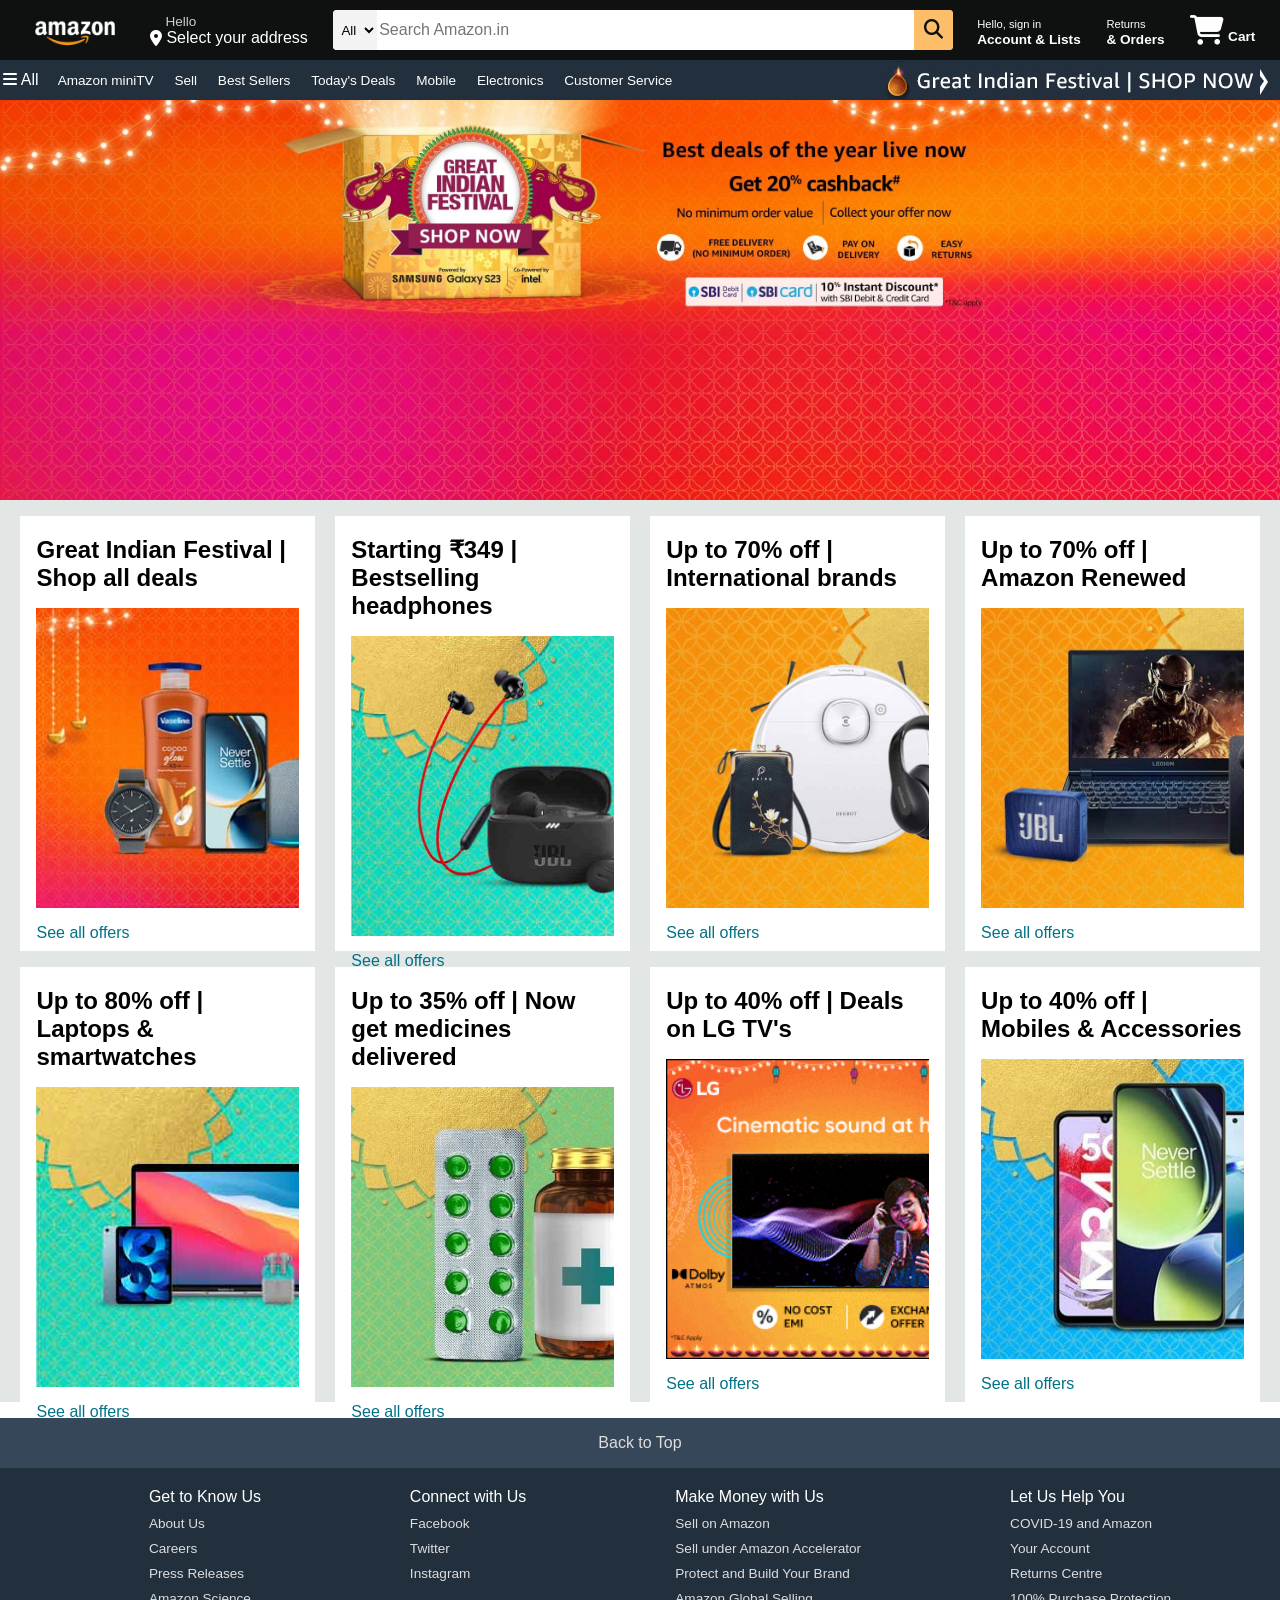
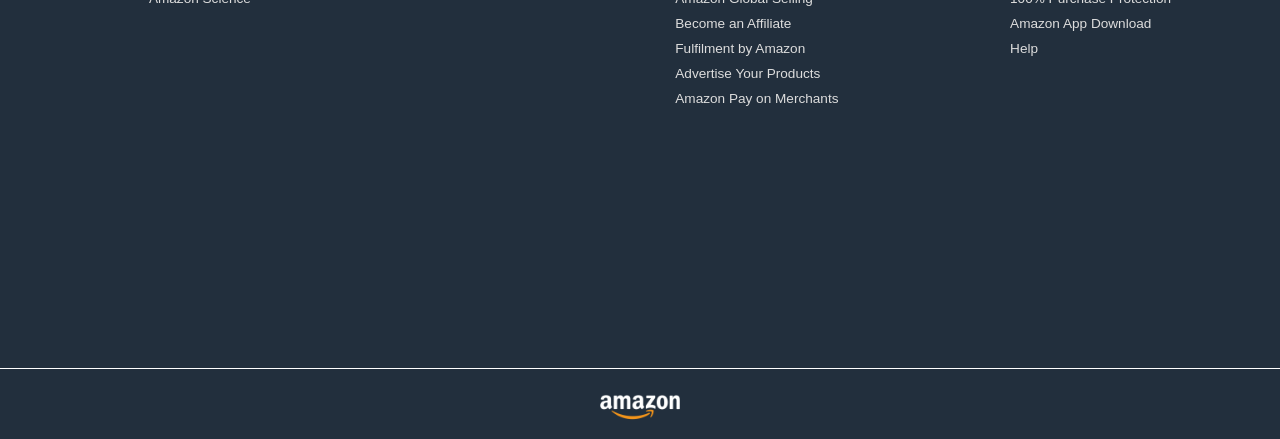
<file: CSS Projects/Amazon Clone/index.html>
<!DOCTYPE html>
<html lang="en">
<head>
    <meta charset="UTF-8">
    <meta name="viewport" content="width=device-width, initial-scale=1.0">
    <title>Amazon Dublicate</title>
    <link rel="icon" href="icon.jpeg">
    <link rel="stylesheet" href="style.css">
    <link rel="stylesheet" href="https://cdnjs.cloudflare.com/ajax/libs/font-awesome/6.4.2/css/all.min.css" integrity="sha512-z3gLpd7yknf1YoNbCzqRKc4qyor8gaKU1qmn+CShxbuBusANI9QpRohGBreCFkKxLhei6S9CQXFEbbKuqLg0DA==" crossorigin="anonymous" referrerpolicy="no-referrer">
</head>
<body>
    <header id="head">
        <div class="navbar">
            <div class="nav-logo border">
                <div class="logo"></div>
            </div>


            <div class="nav-address border">
                <p class="add-first">Hello</p>
                <div class="add-icon">
                    <i class="fa-solid fa-location-dot"></i>
                    <p class="add-second">Select your address</p>
                </div>
            </div>

            <div class="nav-search">
                <select class="search-select">
                    <option>All</option>
                </select>
                <input placeholder="Search Amazon.in" class="search-input">
                <div class="search-icon">
                    <i class="fa-solid fa-magnifying-glass"></i>
                </div>
            </div>


            <div class="nav-signin border">
                <p><span>Hello, sign in</span></p>
                <p class="nav-second">Account & Lists</p>
            </div>


            <div class="nav-return border">
                <p><span>Returns</span></p>
                <p class="nav-second">& Orders</p>
            </div>

            <div class="nav-cart border">
                <i class="fa-solid fa-cart-shopping"></i>
                Cart
            </div>
        </div>
        <div class="panel">
            <div class="panel-all border">
                <i class="fa-solid fa-bars"></i>
                All
            </div>

            <div class="panel-ops">
                <p class="border">Amazon miniTV</p>
                <p class="border">Sell</p>
                <p class="border">Best Sellers</p>
                <p class="border">Today's Deals</p>
                <p class="border">Mobile</p>
                <p class="border">Electronics</p>
                <p class="border">Customer Service</p>
            </div>
            <div class="fav-great border"></div>
        </div>
    </header>

    <div class="hero-section"></div>

    <div class="shop-section">
        <div class="box">
            <div class="box-content">
                <h2>Great Indian Festival | Shop all deals</h2>
            <div class="box-img" style="background-image: url('box5.jpg');"></div>
            <p>See all offers</p>
            </div>
        </div>
        <div class="box">
            <div class="box-content">
                <h2>Starting ₹349 | Bestselling headphones</h2>
            <div class="box-img" style="background-image: url('box1.jpg');"></div>
            <p>See all offers</p>
            </div>
        </div>
        <div class="box">
            <div class="box-content">
                <h2>Up to 70% off | International brands</h2>
            <div class="box-img" style="background-image: url('international.jpg');"></div>
            <p>See all offers</p>
            </div>
        </div>
        <div class="box">
            <div class="box-content">
                <h2>Up to 70% off | Amazon Renewed</h2>
            <div class="box-img " style="background-image: url('amazon.jpg');"></div>
            <p>See all offers</p>
            </div>
        </div>
        <div class="box">
            <div class="box-content">
                <h2>Up to 80% off | Laptops & smartwatches</h2>
            <div class="box-img" style="background-image: url('box6.jpg');"></div>
            <p>See all offers</p>
            </div>
        </div>
        <div class="box">
            <div class="box-content">
                <h2>Up to 35% off | Now get medicines delivered</h2>
            <div class="box-img" style="background-image: url('medicines.jpg');"></div>
            <p>See all offers</p>
            </div>
        </div>
        <div class="box">
            <div class="box-content">
                <h2>Up to 40% off | Deals on LG TV's</h2>
            <div class="box-img" style="background-image: url('box4.gif');"></div>
            <p>See all offers</p>
            </div>
        </div>
        <div class="box">
            <div class="box-content">
                <h2>Up to 40% off | Mobiles & Accessories</h2>
                <div class="box-img" style="background-image: url('mobiles.jpg');"></div>
                <p>See all offers</p>
            </div>
        </div>
    </div>

    <footer>
        <div class="foot-panel1">
            <a href="file:///C:/Users/shrey/OneDrive/Desktop/My%20Project/index.html">Back to Top</a>
        </div>
        <div class="foot-panel2">
            <ul>
                <p>Get to Know Us</p>
                <a href="https://www.aboutamazon.in/?utm_source=gateway&utm_medium=footer">About Us</a>
                <a href="https://amazon.jobs/en/">Careers</a>
                <a href="https://press.aboutamazon.in/?utm_source=gateway&utm_medium=footer">Press Releases</a>
                <a href="https://www.amazon.science/">Amazon Science</a>
            </ul>
            <ul>
                <p>Connect with Us</p>
                <a href="https://www.facebook.com/">Facebook</a>
                <a href="https://twitter.com/">Twitter</a>
                <a href="https://www.instagram.com/">Instagram</a>
            </ul>
            <ul>
                <p>Make Money with Us</p>
                <a href="https://www.amazon.in/b/?node=2838698031&ld=AZINSOANavDesktopFooter_C&ref_=nav_footer_sell_C">Sell on Amazon</a>
                <a href="https://www.amazon.in/b/?node=16192220031&ref_=map_1_b2b_GW_FT">Sell under Amazon Accelerator</a>
                <a href="https://brandservices.amazon.in/?ref=AOINABRLGNRFOOT&ld=AOINABRLGNRFOOT">Protect and Build Your Brand</a>
                <a href="https://sell.amazon.in/grow-your-business/amazon-global-selling?ld=AZIN_Footer_V1&ref=AZIN_Footer_V1">Amazon Global Selling</a>
                <a href="https://affiliate-program.amazon.in/?utm_campaign=assocshowcase&utm_medium=footer&utm_source=GW&ref_=footer_assoc">Become an Affiliate</a>
                <a href="https://sell.amazon.in/sell-online/fulfillment-by-amazon?ref_=asin_soa_rd&ld=AWRGINFBAfooter">Fulfilment by Amazon</a>
                <a href="https://advertising.amazon.com/en-gb?ref=Amz.in">Advertise Your Products</a>
                <a href="https://www.amazonpay.in/merchant">Amazon Pay on Merchants</a>
            </ul>
            <ul>
                <p>Let Us Help You</p>
                <a href="https://www.amazon.in/gp/help/customer/display.html?nodeId=GDFU3JS5AL6SYHRD&ref_=footer_covid">COVID-19 and Amazon</a>
                <a href="https://www.amazon.in/gp/css/homepage.html?ref_=footer_ya">Your Account</a>
                <a href="https://www.amazon.in/ap/signin?openid.pape.max_auth_age=3600&openid.return_to=https%3A%2F%2Fwww.amazon.in%2Fspr%2Freturns%2Fhomepage%2Fhomepage.html%3Fref_%3Dfooter_hy_f_4&openid.identity=http%3A%2F%2Fspecs.openid.net%2Fauth%2F2.0%2Fidentifier_select&openid.assoc_handle=amzn_psr_desktop_in&openid.mode=checkid_setup&language=en_IN&openid.claimed_id=http%3A%2F%2Fspecs.openid.net%2Fauth%2F2.0%2Fidentifier_select&openid.ns=http%3A%2F%2Fspecs.openid.net%2Fauth%2F2.0">Returns Centre</a>
                <a href="https://www.amazon.in/gp/help/customer/display.html?nodeId=201083470&ref_=footer_swc">100% Purchase Protection</a>
                <a href="https://www.amazon.in/gp/browse.html?node=6967393031&ref_=footer_mobapp">Amazon App Download</a>
                <a href="https://www.amazon.in/gp/help/customer/display.html?nodeId=200507590&ref_=footer_gw_m_b_he">Help</a>
            </ul>
        </div>
        <div class="foot-panel3">
            <div class="logo"></div>
        </div>
    </footer>
</body>
</html>
</file>
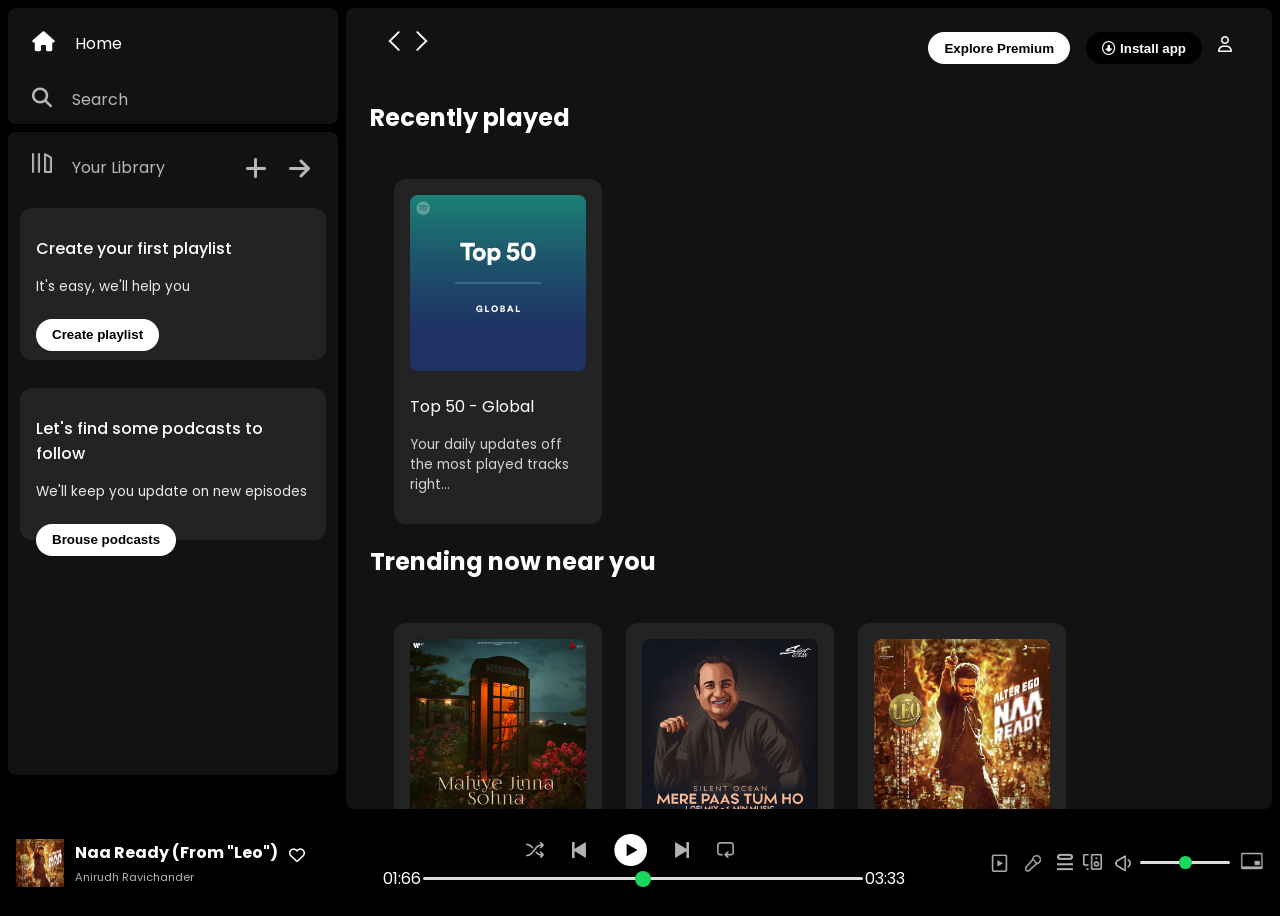
<file: CSS Projects/SpotifyClone/index.html>
<!DOCTYPE html>
<html lang="en">
<head>
    <meta charset="UTF-8">
    <meta name="viewport" content="width=device-width, initial-scale=1.0">
    <title>Spotify - Web Player: Music for everyone</title>
    <link rel="stylesheet" href="https://cdnjs.cloudflare.com/ajax/libs/font-awesome/6.5.1/css/all.min.css" integrity="sha512-DTOQO9RWCH3ppGqcWaEA1BIZOC6xxalwEsw9c2QQeAIftl+Vegovlnee1c9QX4TctnWMn13TZye+giMm8e2LwA==" crossorigin="anonymous" referrerpolicy="no-referrer">
    <link rel="icon" href="./Assest/logo.png">
    <link rel="stylesheet" href="style.css">
    <link rel="preconnect" href="https://fonts.googleapis.com">
    <link rel="preconnect" href="https://fonts.gstatic.com" crossorigin>
    <link href="https://fonts.googleapis.com/css2?family=Montserrat:wght@300;400;500;600;700&family=Poppins&display=swap" rel="stylesheet">
</head>
<body>
    <div class="main">
        <div class="sidebar">
            <div class="nav">
                <div class="nav-option" style="opacity: 1;">
                    <i class="fa-solid fa-house"></i>
                    <a href="#">Home</a>
                </div>
                <div class="nav-option">
                    <i class="fa-solid fa-magnifying-glass"></i>
                    <a href="#">Search</a>
                </div>
            </div>
            <div class="library">
                <div class="options">
                    <div class="library-option nav-option">
                        <img src="./Assest/library_icon.png">
                        <a href="#">Your Library</a>
                    </div>
                    <div class="icons">
                        <i class="fa-solid fa-plus"></i>
                        <i class="fa-solid fa-arrow-right"></i>
                    </div>
                </div>
                
                <div class="library-boxes">
                    <div class="box">
                        <p class="box-p1">Create your first playlist</p>
                        <p class="box-p2">It's easy, we'll help you</p>
                        <button class="badge">Create playlist</button>
                    </div>
                    <div class="box">
                        <p class="box-p1">Let's find some podcasts to follow</p>
                        <p class="box-p2">We'll keep you update on new episodes</p>
                        <button class="badge">Brouse podcasts</button>
                    </div>
                </div>
            </div>
        </div>
        <div class="main-content">
            <div class="sticky-nav">
                <div class="sticky-nav-icons">
                    <img src="./Assest/backward_icon.png">
                    <img src="./Assest/forward_icon.png" class="hide">
                </div>
                <div class="sticky-nav-options">
                    <button class="badge nav-item hide">Explore Premium</button>
                    <button class="badge nav-item dark-badge"><i class="fa-regular fa-circle-down" style="margin-right: 5px;"></i>Install app</button>
                    <i class="fa-regular fa-user nav-item"></i>
                </div>
            </div>
            <h2>Recently played</h2>
            <div class="card-container">
                <div class="card">
                    <img src="./Assest/card1img.jpeg" class="card-img">
                    <p class="cart-title">Top 50 - Global</p>
                    <p class="card-info">Your daily updates off the most played tracks right...</p>
                </div>
            </div>
            <h2>Trending now near you</h2>
            <div class="card-container">
                <div class="card">
                    <img src="./Assest/card2img.jpeg" class="card-img">
                    <p class="cart-title">Mahiye Jinna Sohna</p>
                    <p class="card-info">Darshan Raval</p>
                </div>
                <div class="card">
                    <img src="./Assest/card3img.jpeg" class="card-img">
                    <p class="cart-title">Mere Pass Tum Ho</p>
                    <p class="card-info">Rahat Fateh Ali Khan</p>
                </div>
                <div class="card">
                    <img src="./Assest/card4img.jpeg" class="card-img">
                    <p class="cart-title">Naa Ready (From "L...</p>
                    <p class="card-info">Anirudh Ravichander</p>
                </div>
                <div class="card">
                    <img src="./Assest/card5img.jpeg" class="card-img">
                    <p class="cart-title">Top songs - Global</p>
                    <p class="card-info">Your weakly updates off the most played tracks right..</p>
                </div>
                <div class="card">
                    <img src="./Assest/card6img.jpeg" class="card-img">
                    <p class="cart-title">Top songs - India</p>
                    <p class="card-info">Your daily updates off the most played tracks right...</p>
                </div>
                <div class="card">
                    <img src="./Assest/card2img.jpeg" class="card-img">
                    <p class="cart-title">Mahiye Jinna Sohna</p>
                    <p class="card-info">Darshan Raval</p>
                </div>
                <div class="card">
                    <img src="./Assest/card3img.jpeg" class="card-img">
                    <p class="cart-title">Mere Pass Tum Ho</p>
                    <p class="card-info">Rahat Fateh Ali Khan</p>
                </div>
                <div class="card">
                    <img src="./Assest/card4img.jpeg" class="card-img">
                    <p class="cart-title">Naa Ready (From "L...</p>
                    <p class="card-info">Anirudh Ravichander</p>
                </div>
            </div>

            <h2>Featured chart</h2>
            <div class="card-container">
                <div class="card">
                    <img src="./Assest/card5img.jpeg" class="card-img">
                    <p class="cart-title">Top songs - Global</p>
                    <p class="card-info">Your weakly updates off the most played tracks right..</p>
                </div>
                <div class="card">
                    <img src="./Assest/card6img.jpeg" class="card-img">
                    <p class="cart-title">Top songs - India</p>
                    <p class="card-info">Your daily updates off the most played tracks right...</p>
                </div>
                <div class="card">
                    <img src="./Assest/card1img.jpeg" class="card-img">
                    <p class="cart-title">Top 50 - Global</p>
                    <p class="card-info">Your daily updates off the most played tracks right..</p>
                </div>
            </div>
            <div class="footer">
                <div class="line"></div>
            </div>
        </div>
        <div class="music-player">
            <div class="album">
                <img src="./Assest/card4img.jpeg" style="height: 3rem; width: 3rem;" class="hider">
                <div class="album-control">
                    <p class="album-title">Naa Ready (From "Leo")</p>
                    <p class="album-name">Anirudh Ravichander</p>  
                </div>
                <i class="fa-regular fa-heart hidden" style="margin-left: 0.7rem; height: 2rem; width: 2rem; cursor: pointer;"></i>
            </div>
            <div class="player">
                <div class="player-control">
                    <img src="./Assest/player_icon1.png" class="player-control-icon">
                    <img src="./Assest/player_icon2.png" class="player-control-icon">
                    <img src="./Assest/player_icon3.png" class="player-control-icon" style="opacity: 1; height: 2rem;">
                    <img src="./Assest/player_icon4.png" class="player-control-icon">
                    <img src="./Assest/player_icon5.png" class="player-control-icon">
                </div>
                <div class="playback-bar">
                    <span class="curr-time">01:66</span>
                    <input type="range" min="0" max="100" class="progress-bar">
                    <span class="tot-time">03:33</span>
                </div>
            </div>
            <div class="controls">
                <img src="./Assest/controls_icon1.png" class="control-icon-opt">
                <img src="./Assest/controls_icon2.png" class="control-icon-opt off">
                <img src="./Assest/controls_icon3.png" class="control-icon-opt ot">
                <img src="./Assest/controls_icon4.png" class="control-icon-opt ott">
                <img src="./Assest/controls_icon5.png" class="control-icon-opt">
                <input type="range" min="0" max="100" class="mike">
                <img src="./Assest/album_icon2.png" class="control-icon-opt ottt">
            </div>
        </div>
    </div>
</body>
</html>
</file>
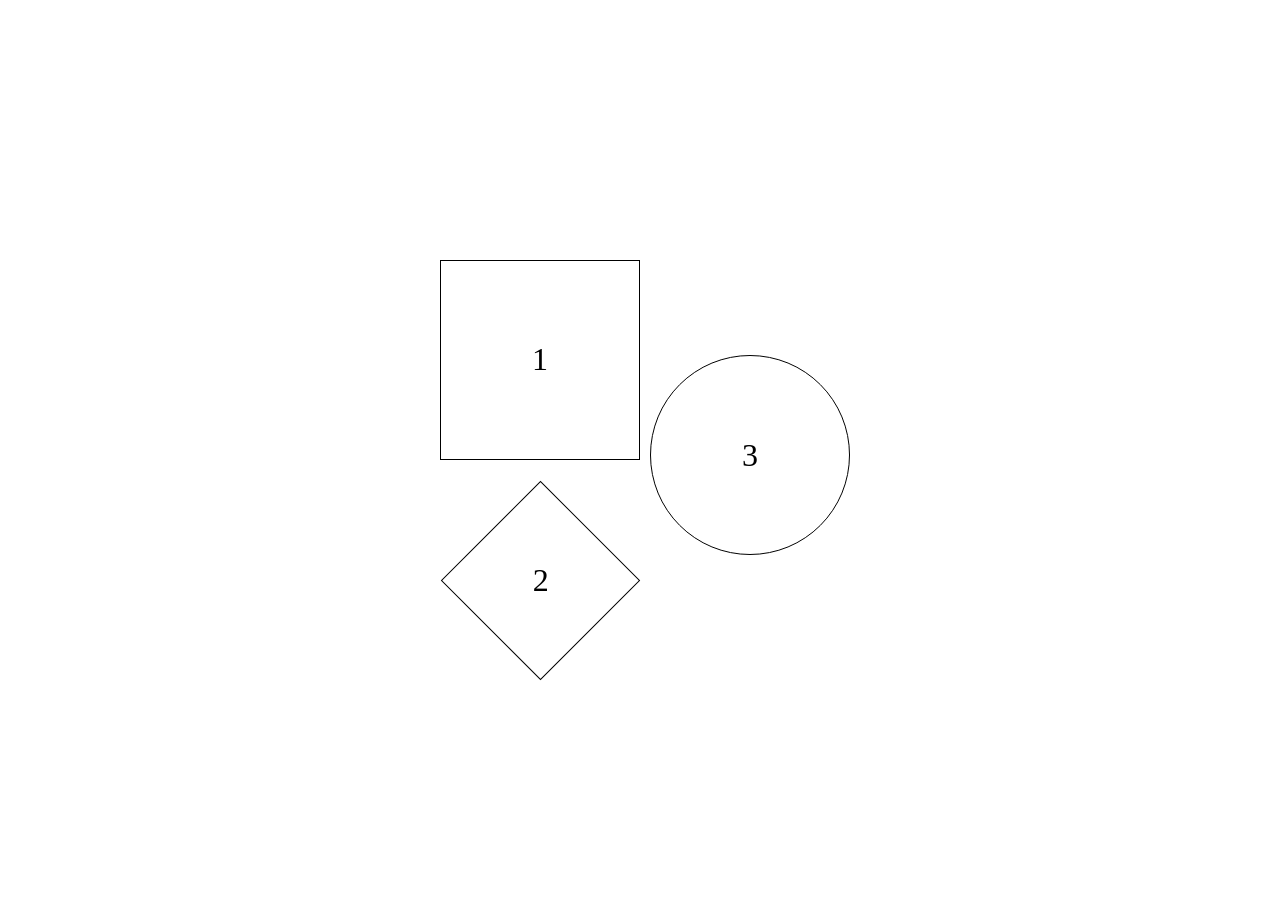
<file: CSS Projects/SquareHover/index.html>
<!DOCTYPE html>
<html lang="en">
<head>
    <meta charset="UTF-8">
    <meta name="viewport" content="width=device-width, initial-scale=1.0">
    <title>Shape Game</title>
    <link rel="stylesheet" href="style.css">
</head>
<body>
    <div id="main">
        <div id="box">
            <div class="shape one"><h1>1</h1></div>
            <div class="shape two"><h1>2</h1></div>
        </div>
        <div class="shape three"><h1>3</h1></div>
    </div>
</body>
</html>
</file>
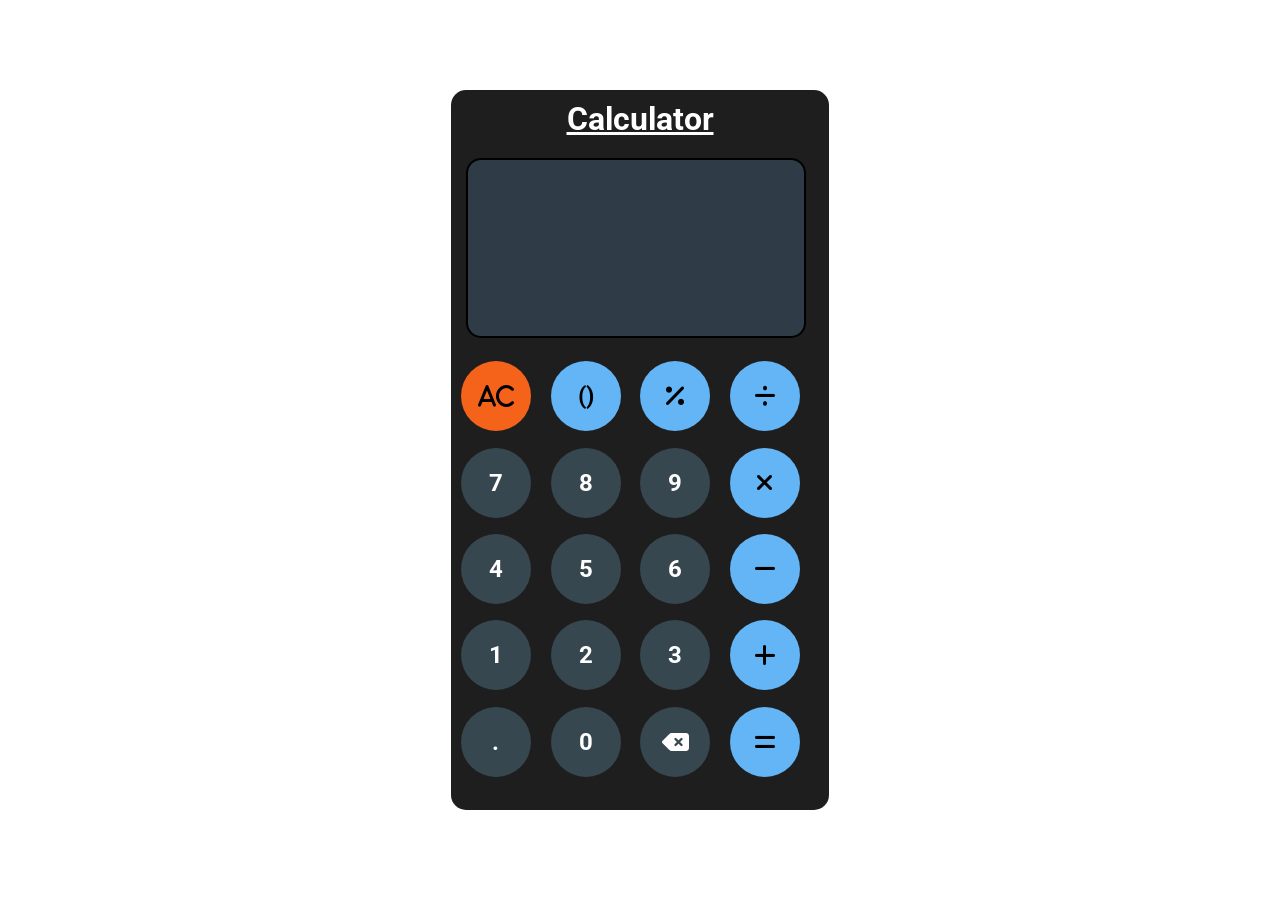
<file: JS Project/Calculator/index.html>
<!DOCTYPE html>
<html lang="en">
<head>
    <meta charset="UTF-8">
    <meta name="viewport" content="width=device-width, initial-scale=1.0">
    <title>Calculator</title>
    <link rel="stylesheet" href="style.css">
    <link rel="preconnect" href="https://fonts.googleapis.com">
    <link rel="preconnect" href="https://fonts.gstatic.com" crossorigin>
    <link href="https://fonts.googleapis.com/css2?family=Roboto:ital,wght@0,100..900;1,100..900&display=swap" rel="stylesheet">
    <link rel="stylesheet" href="https://cdnjs.cloudflare.com/ajax/libs/font-awesome/6.4.0/css/all.min.css"/>
</head>
<body>
    <div id="main">
        <div class="container">
            <h1>Calculator</h1>
            <input type="text" name="display">
            <div id="buttons">
                <!-- row 1 -->
                <div id="c" class="fnc" type="button"><i class="fa-solid fa-a"></i><i class="fa-solid fa-c"></i></div>
                <div class="fnc" type="button"><h4>()</h4></div>
                <div id="percent" class="fnc" type="button"><i class="fa-solid fa-percent"></i></div>
                <div id="divide" class="fnc" type="button"><i class="fa-solid fa-divide"></i></div>

                <!-- row 2 -->
                <div class="num" type="button"><h4>7</h4></div>
                <div class="num" type="button"><h4>8</h4></div>
                <div class="num" type="button"><h4>9</h4></div>
                <div id="xmark" class="fnc" type="button"><i class="fa-solid fa-xmark"></i></div>

                <!-- row 3 -->
                <div class="num" type="button"><h4>4</h4></div>
                <div class="num" type="button"><h4>5</h4></div>
                <div class="num" type="button"><h4>6</h4></div>
                <div id="minus" class="fnc" type="button"><i class="fa-solid fa-minus"></i></div>

                <!-- row 4 -->
                <div class="num" type="button"><h4>1</h4></div>
                <div class="num" type="button"><h4>2</h4></div>
                <div class="num" type="button"><h4>3</h4></div>
                <div id="plus" class="fnc" type="button"><i class="fa-solid fa-plus"></i></div>

                <!-- row 5 -->
                <div id="dot" class="num" type="button"><h4>.</h4></div>
                <div class="num" type="button"><h4>0</h4></div>
                <div id="delete" class="num" type="button"><i class="fa-solid fa-delete-left"></i></div>
                <div id="equals" class="fnc" type="button"><i class="fa-solid fa-equals"></i></div>
            </div>
        </div>
    </div>
    <script src="script.js"></script>
</body>
</html>
</file>
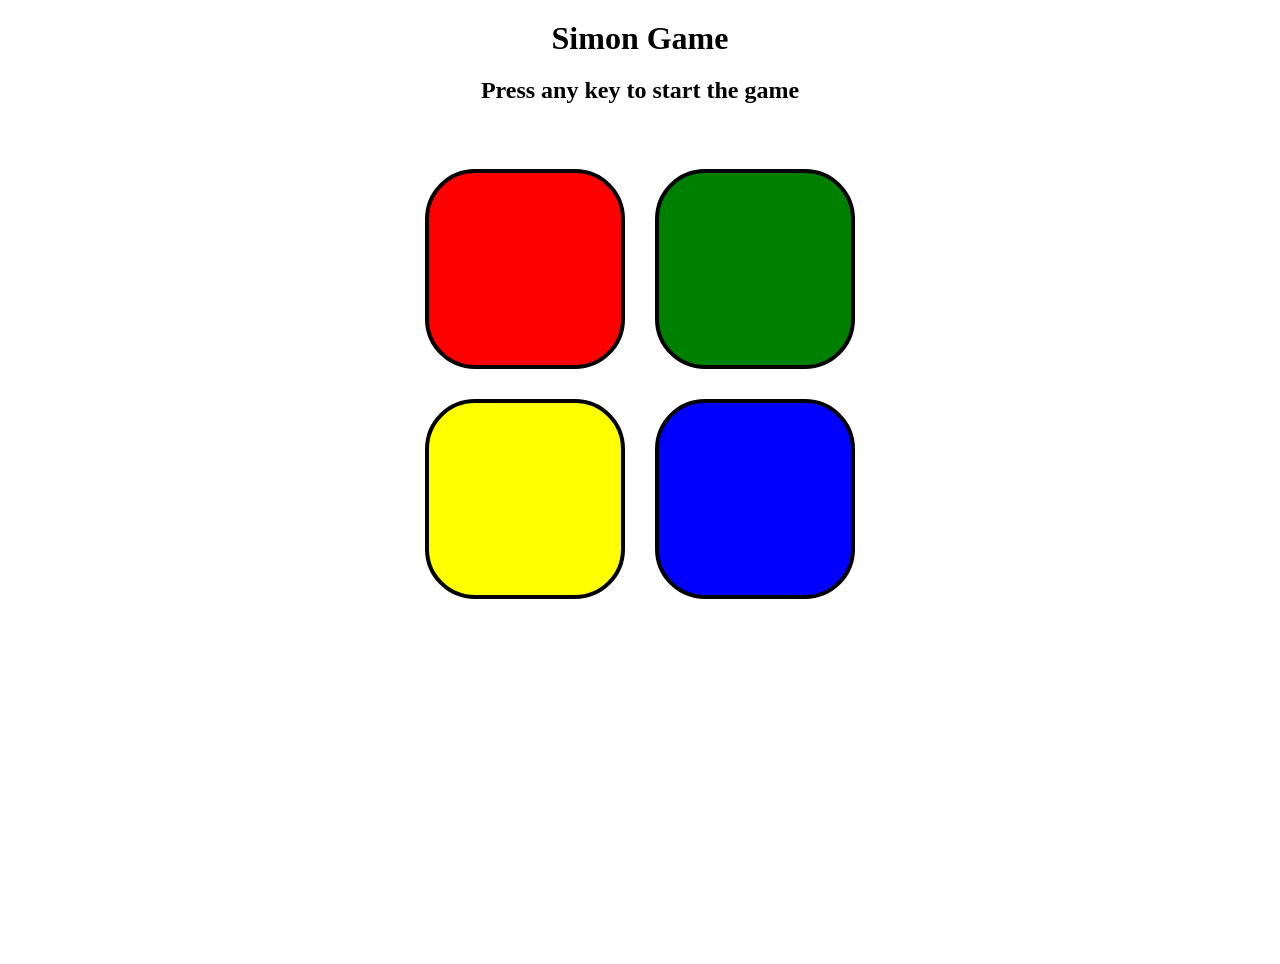
<file: JS Project/Simon Game/index.html>
<!DOCTYPE html>
<html lang="en">
<head>
    <meta charset="UTF-8">
    <meta name="viewport" content="width=device-width, initial-scale=1.0">
    <title>Simon Says Game</title>
    <link rel="stylesheet" href="style.css">
</head>
<body>
    <h1>Simon Game</h1>
    <h2>Press any key to start the game</h3>
    <div id="main">
        <div class="box">
            <div class="box1">
                <div id="red" class="shape red" type="button"></div>
                <div id="green" class="shape green" type="button"></div>
            </div>
            <div class="box2">
                <div id="yellow" class="shape yellow" type="button"></div>
                <div id="blue" class="shape blue" type="button"></div>
            </div>
        </div>
    </div>
    <script src="script.js"></script>
</body>
</html>
</file>
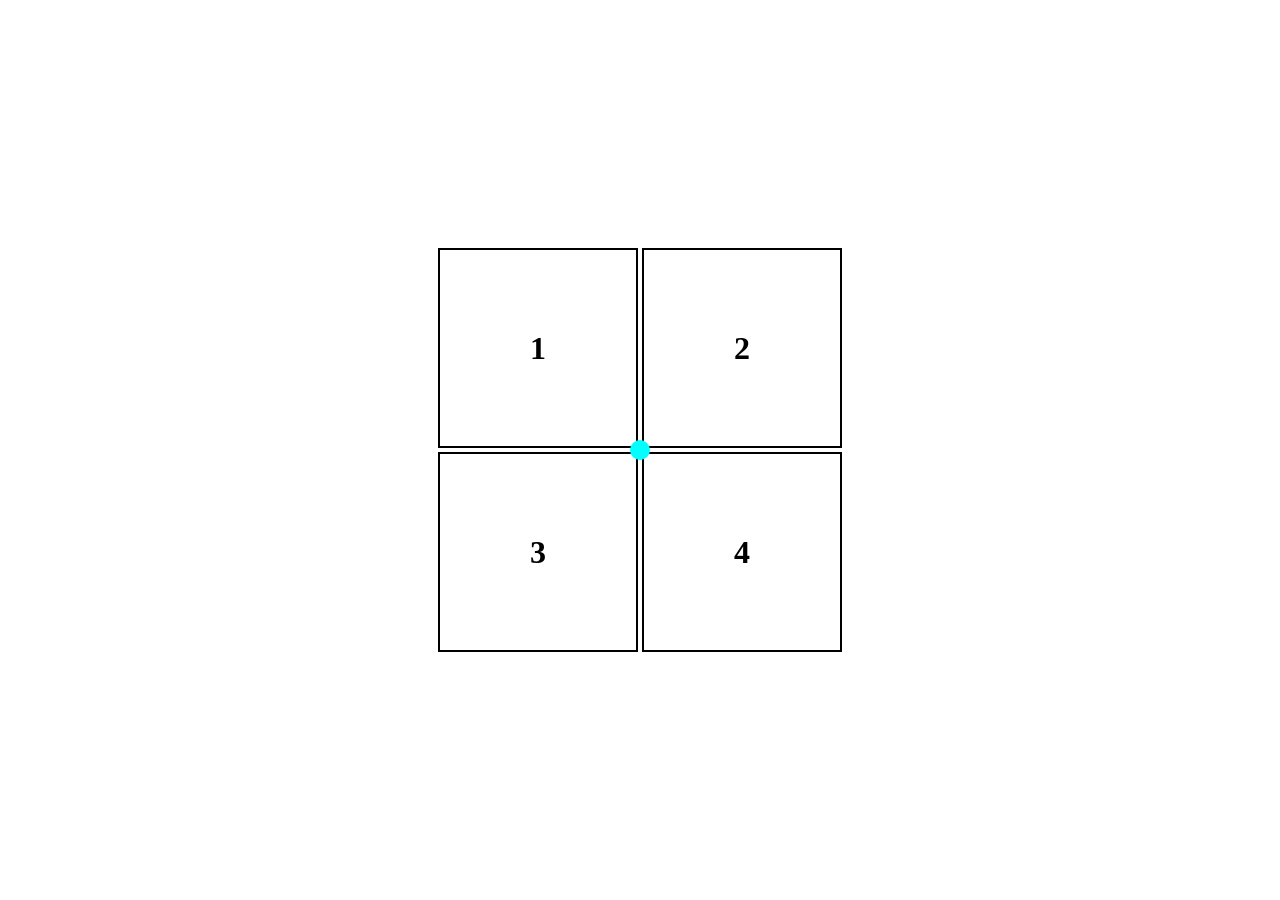
<file: JS Project/squaregame/index.html>
<!DOCTYPE html>
<html lang="en">
<head>
    <meta charset="UTF-8">
    <meta name="viewport" content="width=device-width, initial-scale=1.0">
    <title>Square Game</title>
    <link rel="stylesheet" href="style.css">
</head>
<body>
    <div id="main">
        <div id="cursor"></div>
        <div class="box">
            <div class="ract">
                <div id="one" class="shape"><h1>1</h1></div>
                <div id="two" class="shape"><h1>2</h1></div>
            </div>
            <div class="ract">
                <div id="three" class="shape"><h1>3</h1></div>
                <div id="four" class="shape"><h1>4</h1></div>
            </div>
        </div>
    </div>
    <script src="script.js"></script>
</body>
</html>
</file>
<file: CSS Projects/Amazon Clone/style.css>
*{
    margin: 0;
    font-family: Arial, Helvetica, sans-serif;
    border: border-box;
}
.navbar {
    height: 60px;
    background-color: #0f1111;
    color: white;
    display: flex;
    align-items: center;
    justify-content: space-evenly;
}
.nav-logo {
    height: 50px;
    width: 100px;
}
.logo {
    background-image: url("amazon_logo.png");
    background-size: cover;
    height: 50px;
    width: 100%;
}

.border {
    border: 1.5px solid transparent;
}

.border:hover {
    border: 1.5px solid white;
}

/** box 2 **/

.add-first {
    color: #cccccc;
    font-size: 0.85rem;
    margin-left: 15px;
}

.add-second {
    color: #ffffff;
    font: 1rem;
    margin-left: 4px;
}

.add-icon {
    display: flex;
    align-items: center;
}

/* box 3 */

.nav-search {
    display: flex;
    justify-content: space-evenly;
    background-color: white;
    width: 620px;
    height: 40px;
    border-radius: 4px;
}

.search-select {
    background-color: #f3f3f3;
    width: 52px;
    text-align: center;
    border-top-left-radius: 4px;
    border-bottom-left-radius: 4px;
    border: none;
}

.search-input {
    width: 100%;
    font-size: 1rem;
    border:none;
}

.search-icon {
    width: 45px;
    display: flex;
    justify-content: center;
    align-items: center;
    font-size: 1.2rem;
    background-color: #febd68;
    border-top-right-radius: 4px;
    border-bottom-right-radius: 4px;
    color: #0f1111;
}
.nav-search:hover {
    border: 2px solid orange;
}

/* box 4 & 5*/

span {
    font-size: 0.7rem;
}

.nav-second {
    font-size: 0.85rem;
    font-weight: 700;
}

/* box 6 */

.nav-cart i{
    font-size: 30px;
}

.nav-cart {
    font-size: 0.85rem;
    font-weight: 700;
}

/* panel */

.panel {
    height: 40px;
    background-color: #222f3d;
    display: flex;
    color: white;
    align-items: center;
    justify-content: space-evenly;
}
.panel-ops p{
    display: inline;
    margin-left: 15px;
}

.fav-great {
    background: url("great-india.jpg");
    height: 36px;
    width: 400px;
    font-size: 0.9rem;
    font-weight: 700;
    justify-content: space-evenly;
}

.panel-ops {
    width: 65%;
    font-size: 0.85rem;
}

/* Hero Section */

.hero-section {
    background-image: url("herosec.jpg");
    height: 400px;
    background-size: cover;
}

/* Shop Section */

.shop-section {
    display: flex;
    flex-wrap: wrap;
    justify-content: space-evenly;
    background-color: #e2e7e6;
}
.box{
    height: 400px;
    width: 23%;
    background-color: white;
    padding: 20px 0px 15px;
    margin-top: 1rem;
}

.box-img{
    height: 300px;
    background-size: cover;
    margin-top: 1rem;
    margin-bottom: 1rem;
}

.box-content {
    margin-left: 1rem;
    margin-right: 1rem;
}
.box-content p{
    color: #007185;
}

/* Foot Panel */

footer {
    margin-top: 1rem;
}

.foot-panel1 {
    background-color: #37475a;
    color: white;
    height: 50px;
    display: flex;
    justify-content: center;
    align-items: center;
}
.foot-panel1 a{
    color: #dddddd;
    text-decoration: none;
}

.foot-panel2 {
    background-color: #222f3d;
    color: white;
    height: 500px;
    display: flex;
    justify-content: space-evenly;

}
ul {
    margin-top: 20px;
}

ul a {
    display: block;
    font-size: 0.85rem;
    margin-top: 10px;
    color: #dddddd;
    text-decoration: none;
}

.foot-panel3 {
    background-color: #222f3d;
    color: #ffffff;
    border-top: 0.5px solid white;
    height: 70px;
    display: flex;
    justify-content: center;
    align-items: center;
}
.logo {
    background-image: url("amazon_logo.png");
    background-size: cover;
    height: 50px;
    width: 100px;
}
</file>
<file: CSS Projects/SpotifyClone/style.css>
body {
    font-family: 'Montserrat', sans-serif;
    font-family: 'Poppins', sans-serif;
    background-color: #000;
    color: #fff;
    overflow: hidden;
    margin: 0;
}

.main {
    display: flex;
    height: 100vh;
    padding: 0.5rem;
}

.sidebar {
    background-color: #000;
    width: 330px;
    height: 69.7%;
    margin-right: 0.5rem;
}

.main-content {
    background-color:#121212;
    flex: 1;
    border-radius: 0.5rem;
    height: 89%;
    overflow: auto;
    padding: 0 1.5rem 0 1.5rem;


}

.music-player {
    background-color: black;
    position: fixed;
    bottom: 0;
    width: 100%;
    height: 75px;
}

a {
    text-decoration: none;
    color: white;
}

.nav {
    background-color: #121212;
    border-radius: 0.5rem;
    display: flex;
    flex-direction: column;
    height: 100px;
    padding: 0.5rem 0.75rem;
}

.nav-option {
    line-height: 2.5rem;
    opacity: 0.7;
    padding: 0.5rem 0.75rem;
}

.nav-option:hover {
    opacity: 1;
}

.nav-option i {
    font-size: 1.25rem;
}

.nav-option a {
    font-size: 1rem;
    margin-left: 1rem;
}

.library {
    background-color: #121212;
    border-radius: 0.5rem;
    height: 100%;
    margin-top: 0.5rem;
    padding: 0.5rem 0.75rem;
}

.options {
    display: flex;
    justify-content: space-between;
    align-items: center;
}

.library-option img {
    height: 1.25rem;
    width: 1.25rem;
}

.icons {
    font-size: 1.5rem;
}

.icons i {
    opacity: 0.7;
    margin-right: 1rem;
}

.icons i:hover {
    opacity: 1;
}

.box {
    height: 8rem;
    background-color: #232323;
    border-radius: 0.75rem;
    margin: 0.75rem 0 1.75rem 0;
    padding: 0.75rem 1rem;
}

.box-p1{
    font-size: 1rem;
    font-weight: 500;
}

.box-p2 {
    font-size: 0.85rem;
    opacity: 0.9;
}

.badge {
    background-color: #fff;
    border: none;
    border-radius: 100px;
    padding: 0.25rem 1rem;
    font-weight: 700;
    margin-top: 0.5rem;
    height: 2rem;
    width: fit-content;
}

.sticky-nav {
    position: sticky;
    background-color: #121212;
    top: 0;
    display: flex;
    justify-content: space-between;
    align-items: center;
    padding: 1rem 0 1rem 0;
    z-index: 1;
}

.sticky-nav-icons {
    margin-left: 0.75rem;
}

.sticky-nav-icons img:hover {
    background-color: #000;
}

.sticky-nav-options {
    display: flex;
    justify-content: center;
    align-items: center;
}

.nav-item {
    margin-right: 1rem;
}
.dark-badge {
    background-color: black;
    color: #fff;
}

@media (max-width:1000px) {
    .hide {
        display: none;
    }
}

.card-container {
    display: flex;
    flex-wrap: wrap;
}

.card {
    background-color: #232323;
    width: 11rem;
    border-radius: 0.75rem;
    padding: 1rem;
    margin-left: 1.5rem;
    margin-top: 1.5rem;

}

.card-img {
    width: 100%;
    border-radius: 0.5rem;
}

.card-title {
    font-weight: 600;
}

.card-info {
    font-size: 0.85rem;
    opacity: 0.8;
}

.footer {
    height: 300px;
    display: flex;
    align-items: center;
    justify-content: center;
}

.line{
    width: 90%;
    height: 30%;
    border-top: 1px solid white;
    opacity: 0.4;
}

.music-player {
    display: flex;
    justify-content: space-between;
    align-items: center;
}

.album {
    height: 100%;
    width: 25%;
}

.player {
    width: 50%;
}

.controls {
    width: 25%;
}

.player-control{
    display: flex;
    justify-content: center;
    align-items: center;
}

.player-control-icon {
    height: 1rem;
    margin-right: 1.75rem;
    opacity: 0.7;
    cursor: pointer;
}

.player-control-icon:hover {
    opacity: 1;
}

.playback-bar {
    display: flex;
    justify-content: center;
    align-items: center;
}

.progress-bar {
    width: 70%;
    appearance: none;
    background-color: transparent;
    cursor: pointer;
}

.progress-bar::-webkit-slider-runnable-track {
    background-color: #ddd;
    border-radius: 100px;
    height: 0.2rem;
}

.progress-bar::-webkit-slider-thumb {
    appearance: none;
    height: 1rem;
    width: 1rem;
    background-color: #1bd760;
    border-radius: 50%;
    margin-top: -6px;
}

.album {
    display: flex;
    justify-content: flex-start;
    align-items: center;
    padding-left: 0.5rem;
}

.album-control {
    align-items: center;
    justify-content: center;
    margin-left: 0.7rem;
    cursor: pointer;
    line-height: 0.5rem;
}

.album-title {
    font-size: 1rem;
    font-weight: 700;
}
@media (max-width:1188px){
    .hidden {
        display: none;
    }
}
@media (max-width:1014px){
    .hider {
        display: none;
    }
}

.album-name {
    margin-top: 0;
    font-size: 0.7rem;
    opacity: 0.7;
}

.controls {
    display: flex;
    justify-content: flex-end;
    align-items: center;
    margin-right: 1rem;
    height: 1.8rem;
}


.control-icon-opt {
    height: 2.5rem;
    padding: 0 0.2rem;
}
@media (max-width:1150px){
    .off {
        display: none;
    }
}
.ot {
    height: 1.5rem;
    opacity: 0.7;
}
.ott {
    height: 1rem;
    opacity: 0.7;
}
.ottt {
    height: 2.5rem;
}
@media (max-width:1150px){
    .ott {
        display: none;
    }
}
.mike {
    appearance: none;
    background-color: transparent;
    width: 90px;
    cursor: pointer;
}

.mike::-webkit-slider-thumb {
    appearance: none;
    height: 0.8rem;
    width: 0.8rem;
    background-color: #1bd760;
    border-radius: 50%;
    margin-top: -5px;
}

.mike::-webkit-slider-runnable-track {
    background-color: #ddd;
    border-radius: 100px;
    height: 0.2rem;
}
</file>
<file: CSS Projects/SquareHover/style.css>
*{
    margin: 0%;
    padding: 0%;
    box-sizing: border-box;
}

html, body{
    height: 100%;
    width: 100%;
}

#main{
    height: 100%;
    width: 100%;
    display: flex;
    align-items: center;
    justify-content: center;
}
.shape{
    height: 200px;
    width: 200px;
    border: 1px solid black;
    margin-top: 10px; margin-left: 10px;
    display: flex;
    align-items: center;
    justify-content: center;
}
.three{
    border-radius: 50%;
}

.two{
    transform: rotate(45deg);
    height: 141px;
    width: 141px;
    margin-top: 50px;
    translate: 30px;
}
.two h1{
    transform: rotate(-45deg);
}
h1{
    font-weight: normal;
}

.one:hover{
    background-color: red;
}
.three:hover{
    background-color: green;
}
.two:hover{
    background-color: blue;
}
</file>
<file: JS Project/Calculator/style.css>
*{
    margin: 0%;
    padding: 0%;
    box-sizing: border-box;
    font-family: "Roboto", sans-serif;
}

html, body{
    height: 100%;
    width: 100%;
}

#main{
    height: 100%;
    width: 100%;
    display: flex;
    align-items: center;
    justify-content: center;
    user-select: none;      /* Text selection block kare */
}

.container{
    background-color: #1e1e1e;
    height: 80vh;
    width: 42vh;
    border-radius: 15px;
}

h1{
    color: white;
    text-align: center;
    width: 100%;
    margin-top: 10px;
    text-decoration: underline;
}

input{
    width: 90%;
    height: 20vh;
    margin: 20px 15px 0;
    text-align: right;
    padding: 0 10px 10px 10px;
    background-color: #2f3b46;
    border-radius: 15px;
    border: 2px solid black;
    color: white;
    font-size: 3rem;
}

input:focus{
    outline: none;       /* blue outline hat gaya */
    box-shadow: none;    /* agar shadow aa rahi thi to */
    border-color: black; /* default border color rakho */
}

#buttons{
    width: 95%;
    height: 48vh;
    display: grid;
    margin-top: 15px;
    grid-template-rows: repeat(5, 1fr);
    grid-template-columns: repeat(4, 1fr);
    align-items: center;
    justify-items: center;
    justify-self: center;
}
#c{
    background-color: rgb(245, 99, 27);
}
.num, .fnc{
    height: 70px;
    width: 70px;
    border-radius: 50%;
    display: flex;
    align-items: center;
    justify-content: center;
    font-size: x-large;
    user-select: none;   /* text select na ho */
    cursor: pointer;     /* cursor pointer banega */
}
.num{
    background-color: #37474f;
    color: #FFFFFF;
}
.fnc{
    background-color: #64b5f6;
}
/* Jab button click hoga */
.num:active, .fnc:active {
    font-size: large;       /* font thoda chhota ho jayega */
    transform: scale(0.9);  /* button thoda press hua lagta hai */
}

.center{
    text-align: center;
}
</file>
<file: JS Project/Simon Game/style.css>
*{
    margin: 0%;
    padding: 0%;
    box-sizing: border-box;
}

html, body{
    height: 100%;
    width: 100%;
}

h1,h2{
    margin-top: 20px;
    text-align: center;
}

#main{
    height: 90%;
    width: 100%;
    margin-top: 50px;
    display: flex;
    justify-content: center;
}

.box1,.box2{
    display: flex;
}

.shape{
    margin: 15px;
    height: 200px;
    width: 200px;
    border: 4px solid black;
    border-radius: 50px;
}

.red{
    background-color: red;
}

.green{
    background-color: green;
}

.yellow{
    background-color: yellow;
}

.blue{
    background-color: blue;
}

.gameFlash{
    background-color: white;
}

.userFlash{
    background-color: wheat;
}

.error{
    background-color: red;
    color: white;
}
</file>
<file: JS Project/squaregame/style.css>
*{
    margin: 0%;
    padding: 0%;
    box-sizing: border-box;
}

html,body{
    height: 100%;
    width: 100%;
}

#cursor{
    height: 20px;
    width: 20px;
    border-radius: 50%;
    background-color: aqua;
    position: absolute;
}

#main{
    height: 100%;
    width: 100%;
    display: flex;
    align-items: center;
    justify-content: center;
}

.shape{
    height: 200px;
    width: 200px;
    background-color: rgb(255, 255, 255);
    border: 2px solid black;
    margin: 2px;
    display: flex;
    align-items: center;
    justify-content: center;
}

.ract{
    display: flex;
}
</file>
